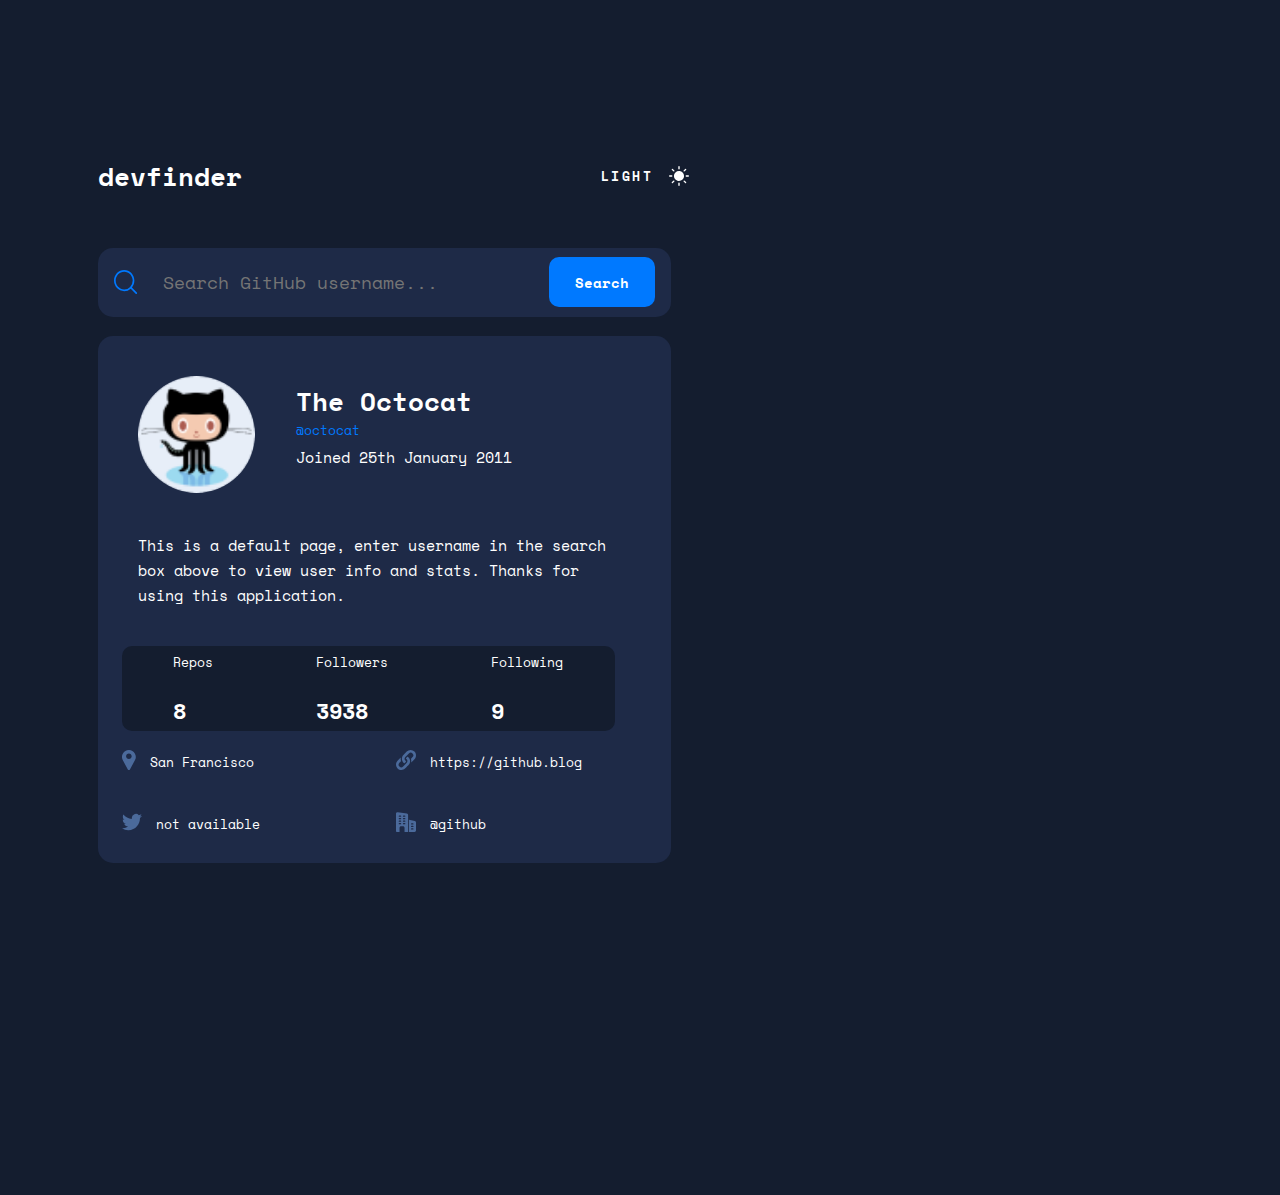
<file: index.html>
<!DOCTYPE html>
<html lang="en">
<head>
  <meta charset="UTF-8">
  <meta name="viewport" content="width=device-width, initial-scale=1.0">
  <title>GitHub User Search App</title>
  <link id="theme-link" rel="stylesheet" href="css/styles.css">

  <!-- Fonts -->
  <link rel="preconnect" href="https://fonts.googleapis.com">
  <link rel="preconnect" href="https://fonts.gstatic.com" crossorigin>
  <link href="https://fonts.googleapis.com/css2?family=Space+Mono:wght@400;700&display=swap" rel="stylesheet">  
  
  <!-- JS -->
  <script src="js/script.js"></script>
  <script src="https://code.jquery.com/jquery-3.6.0.min.js"></script> 
</head>
<body>
  <div class="container" >
    <!-- Top navigation bar -->
    <div class="top-nav">
      <h1>devfinder</h1>
      <!-- Dark mode to Light mode toggle link and icon -->
      <div class="top-nav-right">
        <a id="toggleLink" style="text-decoration: none;" href="#"><p id="toggleText">light</p></a>
        <img class="icon" id="toggleIcon" src="assets/icon-sun.svg" alt="icon">
      </div>
    </div>

    <!-- Search section -->
    <div class="search">   
       <!-- Search icon -->
      <img src="assets/icon-search.svg" alt="search icon">
      <!-- Input field to search GitHub username -->
      <input id="username" type="search" placeholder="Search GitHub username...">
      <!-- "No result" message (hidden by default) -->
      <p id="no-result" style="display: none;">No result</p>
      <!-- Button to initiate the search -->
      <button onclick="getUserProfile(event)">Search</button>
    </div>
    
    <!-- GitHub user profile section -->
    <div class="octocat-profile" id="profile-container">
      <!-- User avatar and basic info -->
      <div class="profile">
        <div id="avatar">
          <img src="assets/Oval.png" alt="github octocat image">
        </div>
        
        <div class="profile-info">
          <h3 id="full-name">The Octocat</h3>
          <p id="user-name" class="username">@octocat</p>
          <p id="date-joined" class="date-joined">Joined 25th January 2011</p>
        </div>
      </div>

      <!-- User bio message -->
      <div class="message">
        <p id="bio">
          This is a default page, enter username in the search box above to view user info and stats. Thanks for using this application.
        </p>
      </div>
      
      <!-- User statistics -->
      <div class="stats">
        <div class="stat-repo">
          <p class="info">Repos</p>
          <p id="repo-count" class="number">8</p>
        </div>
        <div class="stat-repo">
          <p class="info">Followers</p>
          <p id="followers-count" class="number">3938</p>
        </div>
        <div class="stat-repo">
          <p  class="info">Following</p>
          <p id="following-count" class="number">9</p>
        </div>
      </div>

      <!-- Additional user information -->
      <div class="bottom-section grid">
        <div class="other-info">
          <div class="img-info">
            <img src="assets/icon-location.svg" alt="">
          </div>
          <p id="location">San Francisco</p>
        </div> 

        <div class="other-info">
          <div class="img-info">
            <img src="assets/icon-website.svg" alt="">
          </div>
          <div id="website">
            <a href="#">https://github.blog</a>
          </div>
          
        </div>

        <div class="other-info">
          <div class="img-info">
            <img src="assets/icon-twitter.svg" alt="">
          </div>
          <div id="twitter"><a href="#">not available</a></div>
          
        </div>

        <div class="other-info">
          <div class="img-info">
            <img src="assets/icon-company.svg" alt="">
          </div>
          <p id="company">@github</p>
        </div>

        </div>
      
    </div>

    

    
  </div>
  
</body>
</html>


</body>
</html>
</file>
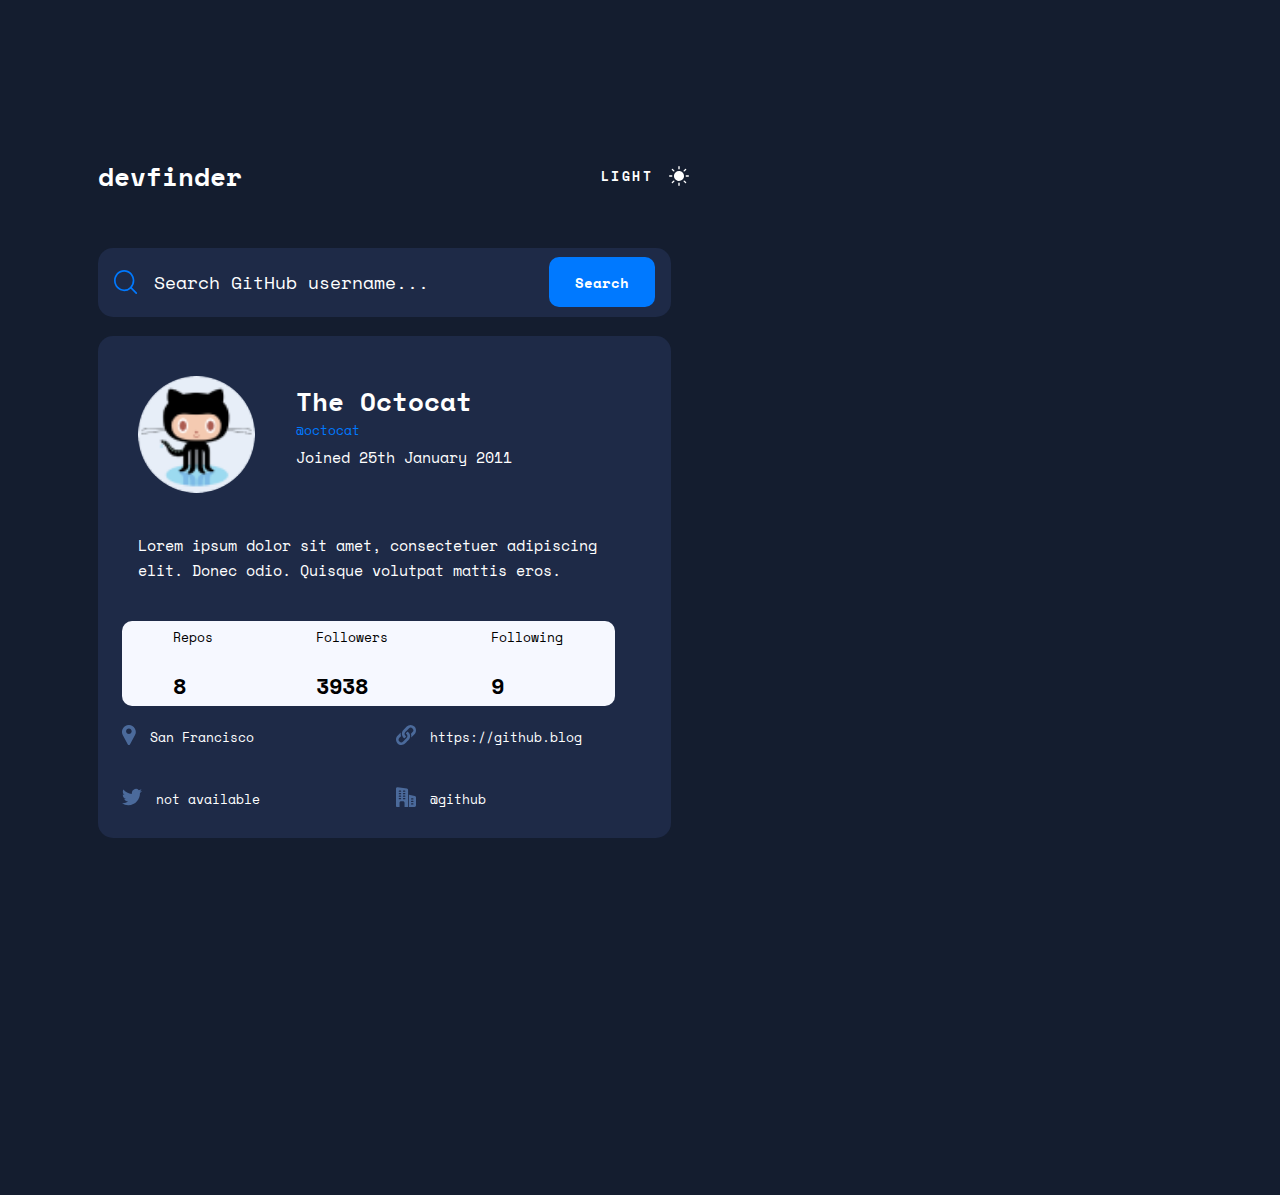
<file: dark.html>
<!DOCTYPE html>
<html lang="en">
<head>
  <meta charset="UTF-8">
  <meta name="viewport" content="width=device-width, initial-scale=1.0">
  <title>GitHub User Search App</title>
  <link id="theme-link" rel="stylesheet" href="css/dark.css">

  <!-- Fonts -->
  <link rel="preconnect" href="https://fonts.googleapis.com">
  <link rel="preconnect" href="https://fonts.gstatic.com" crossorigin>
  <link href="https://fonts.googleapis.com/css2?family=Space+Mono:wght@400;700&display=swap" rel="stylesheet">    
  <script src="js/script.js"></script>
  <script src="https://code.jquery.com/jquery-3.6.0.min.js"></script>
  
</head>
<body>
  <div class="container" >
    <div class="top-nav">
      <h1>devfinder</h1>
      <div class="top-nav-right">
        <a id="toggleLink" style="text-decoration: none;" href="#"><p id="toggleText">light</p></a>
        <img id="toggleIcon" src="assets/icon-sun.svg" alt="sun icon">
      </div>
    </div>

    <div class="search">
      
      <img src="assets/icon-search.svg" alt="search icon">
      <input id="username" type="search" placeholder="Search GitHub username...">
      <p id="no-result" style="display: none;">No result</p>
      <!-- style="display: none; -->
    
      <button onclick="getUserProfile(event)">Search</button>
    </div>
    
    <div class="octocat-profile" id="profile-container">
      <div class="profile">
        <div id="avatar">
          <img src="assets/Oval.png" alt="github octocat image">
        </div>
        
        <div class="profile-info">
          <h3 id="full-name">The Octocat</h3>
          <p id="user-name" class="username">@octocat</p>
          <p id="date-joined" class="date-joined">Joined 25th January 2011</p>
        </div>
      </div>

      <div class="message">
        <p id="bio">
          Lorem ipsum dolor sit amet, consectetuer adipiscing elit. Donec odio. Quisque volutpat mattis eros.
        </p>
      </div>
      
      <div class="stats">
        <div class="stat-repo">
          <p class="info">Repos</p>
          <p id="repo-count" class="number">8</p>
        </div>
        <div class="stat-repo">
          <p class="info">Followers</p>
          <p id="followers-count" class="number">3938</p>
        </div>
        <div class="stat-repo">
          <p  class="info">Following</p>
          <p id="following-count" class="number">9</p>
        </div>
      </div>

      <div class="bottom-section grid">
        <div class="other-info">
          <div class="img-info">
            <img src="assets/icon-location.svg" alt="">
          </div>
          <p id="location">San Francisco</p>
        </div> 

        <div class="other-info">
          <div class="img-info">
            <img src="assets/icon-website.svg" alt="">
          </div>
          <div id="website">
            <a href="#">https://github.blog</a>
          </div>
          
        </div>

        <div class="other-info">
          <div class="img-info">
            <img src="assets/icon-twitter.svg" alt="">
          </div>
          <div id="twitter"><a href="#">not available</a></div>
          
        </div>

        <div class="other-info">
          <div class="img-info">
            <img src="assets/icon-company.svg" alt="">
          </div>
          <p id="company">@github</p>
        </div>

        </div>
      
    </div>

    

    
  </div>
  
</body>
</html>


</body>
</html>
</file>
<file: css/styles.css>
/* styles.css */
/* :root {
    --lm-icon-bg: brightness(100%);
    --dark-bg: #141D2F;
    --dark-bg-sub:#1E2A47; 
    --light-bg: #F6F8FF;
    --light-bg-sub:#FEFEFE;
} */

:root {
    --dark-bg: #141D2F;
    --dark-bg-sub: #1E2A47;
    --light-bg: #F6F8FF;
    --light-bg-sub: #FEFEFE;
    --accent-color: #0079FF;
    --accent-color-hover: #60ABFF;
    --accent-color-active: #60ABFF;
    --lm-icon-bg: brightness(100%);
    --no-result-color: #f74646;
}

body {
    margin: 0;
    padding: 0;
    background: var(--dark-bg);
    color: #FFF;
    font-family: 'Space Mono', monospace;
    width: 100%;
    height: 100%;
    transition: background-color 0.3s, color 0.3s;  
}

.container {
    margin: 1.94rem 1.5rem;
    width: auto;
    height: auto;
  }

/* Dark mode styles */
body.dark-mode {
    background: var(--dark-bg);
    color: #FFF;
    
}

body.light-mode {
    background: var(--light-bg);
    color: #000;
}

.search .dark-mode {
    background-color: var(--dark-bg-sub);
    color: #FFF;   
}

.light-mode .search{
    background-color: var(--light-bg-sub);
    color: #000;
    
}

.dark-mode .octocat-profile  {
    background-color: var(--dark-bg-sub);
    color: #FFF;
}

.light-mode .octocat-profile {
    background-color: var(--light-bg-sub);
    color: #000;
}

body.dark-mode .stats {
    background-color: var(--dark-bg);
    color: #FFF;
}

body.light-mode .stats {
    background-color: var(--light-bg) ;
    color: #000;
}


.dark-mode .search input {
    color: #FFF; /* Light gray color for placeholders in dark mode */
  }

.light-mode .search input {
    color: #000; /* Light gray color for placeholders in dark mode */
  }


/* Dark mode styles for the toggle text */
body.dark-mode #toggleText {
    color: #fff;
}
  
/* Light mode styles for the toggle text */
body.light-mode #toggleText {
    color: #222;
}


.top-nav {
    display: inline-flex;
    justify-content: center;
    align-items: center;
    gap: 6.875rem;
}

.top-nav h1 {
    font-size: 1.625rem;
    font-style: normal;
    font-weight: 700;
    line-height: normal;
}


.top-nav p {
    text-transform: uppercase;
    font-size: 0.8125rem;
    font-style: normal;
    font-weight: 700;
    line-height: normal;
    letter-spacing: 0.15625rem;
}
.top-nav a:hover {
    color: #4B6A9B;
}


.top-nav-right {
    display: inline-flex;
    justify-content: center;
    align-items: center;
    gap: 1rem;
}


.search {
    margin-top: 2.19rem;
    align-items: center;
    text-align: center;
    gap: 0.56rem;
    width: 20.4375rem;
    height: 3.75rem;
    flex-shrink: 0;
    border-radius: 0.9375rem;
    background: var(--dark-bg-sub);
    display: inline-flex;
}

.search img {
    width: 1.253rem;
    height: 1.25rem;
    padding: 1.25rem 1rem;
    transition: fill 0.3s ease;
}


.search input::placeholder{
    height: 100%;
    font-size: 0.68rem;
    font-family: 'Space Mono', monospace;
    font-style: normal;
    font-weight: 400;  
}
.search input {
    width: 50%;
    height: 1.5625rem;
    padding: 0rem;
    background-color: transparent;
    border: none;
    color: #FFF;
    font-family: 'Space Mono', monospace;
    font-size: 1.125rem;
    font-style: normal;
    font-weight: 400;
    line-height: 1.5625rem;
    appearance: none;
    -webkit-appearance: none;
    -moz-appearance: none;
    
}
.red-placeholder::placeholder {
    color: var(--no-result-color); /* Red color for the placeholder */
  }

button {
    width: 5.25rem;
    height: 2.875rem;
    flex-shrink: 0;
    border-radius: 0.625rem;
    background: var(--accent-color);
    color: #FFF;
    font-family: Space Mono;
    font-size: 0.875rem;
    font-style: normal;
    font-weight: 700;
    line-height: normal;
    border: none;
}

button:hover {
    background: var(--accent-color-hover);
}

button:active {
    background: var(--accent-color-active);
}


.octocat-profile {
    width: 20.4375rem;
    height: auto;
    border-radius: 0.9375rem;
    background: var(--dark-bg-sub);
    margin-top: 1rem;
    margin-bottom: 4.94rem;
   
}

.octocat-profile .profile {
    display: inline-flex;
    flex-direction: row;

}
.profile {
    margin-left: 1.5rem;
    margin-right: 1.5rem;
}



.profile img {
    width: 4.375rem;
    height: 4.375rem;
    border-radius: 50%;
    flex-shrink: 0;
    margin-top: 2rem;
    
}

.profile-info {
    margin-left: 1.22rem;
    margin-top: 2.06;
}
.profile-info h3{
    font-size: 1rem;
    font-style: normal;
    font-weight: 700;
    line-height: normal;
    margin-bottom: 0;

}

.profile-info .username {
    padding: 0;
    margin: 0;
}

.profile-info .date-joined {
    margin-top: 0.36rem;
}
.username{
    color: var(--accent-color);
    font-size: 0.8125rem;
    font-style: normal;
    font-weight: 400;
    line-height: normal;
}

.date-joined {
    font-size: 0.8125rem;
    font-style: normal;
    font-weight: 400;
    line-height: normal;
    width: auto;
}

.message {
    padding-top: 0;
    font-size: 0.8125rem;
    font-style: normal;
    font-weight: 400;
    line-height: 1.5625rem;
    margin-top: 2.12rem;
    margin-right: 1.5rem;
    margin-left: 1.5rem;

}

.stats {
    width: 17.4375rem;
    height: 5.3125rem;
    flex-shrink: 0;
    border-radius: 0.625rem;
    background: var(--dark-bg);
    margin: 1.44rem 1.5rem 1.5rem 1.5rem;
    display: inline-flex;
    flex-direction: row;
    align-items: center;
}

.info {
    font-size: 0.6875rem;
    font-style: normal;
    font-weight: 400;
    line-height: normal;
    margin-top: 1.5rem;
    padding: 0rem 1rem;
    text-align: center;
}

.number {
    text-align: center;
    font-size: 1rem;
    font-style: normal;
    font-weight: 700;
    line-height: normal;
    padding: 0rem 1rem;
    text-transform: uppercase;
   
}

.stat-repo {
    margin: 0.52rem auto;
}

a { color: inherit; } 

.img-info img {
    filter: var(--lm-icon-bg);

}

.bottom-section {
    display: flex;
    flex-direction: column;
    justify-content: space-between;
    gap: 1rem 0;
    margin-left: 1.5rem;
    font-size: 0.8125rem;
    z-index: 1;
}

.other-info {
    width: 100%;
    display: flex;
    gap: 14px;
    justify-content: left;
    align-items: center;
}

.other-info p {
    overflow-wrap: break-word;
  }
  
.other-info a {
    word-break: break-all;
    text-decoration: none;
  }

.other-info a:hover {
    text-decoration: underline;
}

.icon {
    /* Set the initial color of the icon */
    filter: var(--lm-icon-bg);
    transition: filter 0.3s ease;
}

 /* Change the color on hover */
 .icon:hover {
    filter: brightness(30%) sepia(100%) hue-rotate(120deg);
  }

.not-available-text {
    color: #4B6A9B;
}


/*Tablet style */
@media screen and (min-width: 48rem) {
    .container {
        margin-left: 6.12rem;
        margin-top: 8.75rem;
        margin-right:  6.06rem;
        width: 48rem;
        height: 64rem;
        align-items: center;
        justify-content: center;
        
    }
    .top-nav {
        gap: 22.44rem;
    }

    .search {
        width: 35.8125rem;
        height: 4.3125rem;
        border-radius: 0.9375rem;
        background: var(--dark-bg-sub);
    }

    .search img {
        width: 1.50363rem;
        height: 1.5rem;
        padding: 1.25rem 1rem;
    }

   .search input::placeholder{
        font-size: 1.125rem;
        font-style: normal;
        font-weight: 400;
        line-height: 1.5625rem;
        
    }

    .search input {
        width: 80%;

        
    }

    

    button {
        margin-right: 1rem;
        width: 6.625rem;
        height: 3.125rem;
        
    }

    .octocat-profile {
        width: 35.8125rem;
        height: auto;
       
    }
    .profile {
        margin-left: 2.5rem;
        margin-right: 2.5rem;
        
    }

    .profile img {
        width: 7.3125rem;
        height: 7.3125rem;
        margin-top: 2.5rem;
        
    }

    .profile-info {
        margin-left: 2.56rem;
        padding-top: 1.25rem;
        
    }

    .profile-info h3{
        font-size: 1.625rem;
    }

    .username{
        font-size: 0.8125rem;
    }
    
    .date-joined {
        font-size: 0.9375rem;
    }

    .message {
        font-size: 0.9375rem;
        margin-right: 2.5rem;
        margin-left: 2.5rem;
    }

    .stats {
        width: 30.8125rem;
        height: 5.3125rem;
    }
    .info {
        font-size: 0.8125rem;
        text-align: left;
        padding-top: 1rem;
       
    }
    .number {
        font-size: 1.375rem;  
        text-align: left;
        padding-bottom: 1.06rem;

      
    }   
    .bottom-section {
        display: grid;
        grid-template-columns: 1fr 1fr;
        margin-left: 1.5rem;
        position: relative;
        top: -1rem;

    }
   
}

/*Desktop style */
@media screen and (min-width: 90rem){
    .container {
        height: 56.25rem;
        align-items: center;
        justify-content: center;
        margin: 9rem auto;
    }

    .top-nav {
        gap: 32.06rem;
    }

    .search {
        width: 45.625rem;
        height: 4.3125rem;
    }

    .search img {
        width: 1.50363rem;
        height: 1.5rem;
        padding-left: 2rem;
    }

    button {
        margin-left: 15rem;
        width: 6.625rem;
        height: 3.125rem;    
    } 

    .octocat-profile {
        width: 45.625rem;
        height: auto;
        /* padding: 3rem; */    
    }

    .profile img {
        width: 7.3125rem;
        height: 7.3125rem;
    }
    .profile-info{
        padding-bottom: 0;
    }


    .profile-info h3{
        font-size: 1.625rem;  
        width: auto; 
    }

    .username{
        font-size: 1rem;
    }
    
    .date-joined {
        font-size: 0.9375rem;
        position: relative;
        top: -5.5rem;
        right: -16rem;
    }

    .message {
        margin-top: 0rem;
        padding: 0!important;
        margin-left: 12.62rem;
        position: relative;
        top: -3rem;
       
    }

    .stats {
        width: 30rem;
        height: 5.3125rem;
        margin-left: 12.62rem;
        margin-top: 0;
        position: relative;
        top: -2rem;
    }

    .bottom-section {
        display: grid;
        grid-template-columns: 1fr 1fr;
        margin-left: 12.62rem;
        top: -2.5rem;

    }

   .search input::placeholder{
    font-size: 1.125rem;
    font-style: normal;
    font-weight: 400;
    line-height: 1.5625rem;
    
    }
    .search input {
        width: 18.875rem;      
    }



}
</file>
<file: css/dark.css>
:root {
    --lm-icon-bg: brightness(100%);
    --dark-bg: #141D2F;
    --dark-bg-sub:#1E2A47; 
    --light-bg: #F6F8FF;
    --light-bg-sub:#FEFEFE;
}

body {
    margin: 0;
    padding: 0;
    background: #141D2F;
    color: #FFF;
    font-family: 'Space Mono', monospace;
    width: 100%;
    height: 100%;
    transition: background-color 0.3s, color 0.3s;
    
}

/* Dark mode styles */
body.dark-mode {
    background: var(--dark-bg);
    color: #FFF;
    
}
.search .dark-mode {
    background-color: var(--dark-bg-sub);
    color: #FFF;
    
}

.dark-mode .octocat-profile  {
    background-color: var(--dark-bg-sub);
    color: #FFF;
}
.dark-mode .stats {
    background-color: var(--dark-bg);
    color: #FFF;
}

/* Light mode styles */
body.light-mode {
    background: var(--light-bg);
    color: #000;
}

.light-mode .search{
    background-color: var(--light-bg-sub);
    color: #000;
    
}

.light-mode .octocat-profile {
    background-color: var(--light-bg-sub);
    color: #000;
}

.light-mode .stats {
    background-color: var(--light-bg);
    color: #000;
}


/* Dark mode styles for the toggle text */
body.dark-mode #toggleText {
    color: #fff;
}
  
/* Light mode styles for the toggle text */
body.light-mode #toggleText {
    color: #222;
}

.container {
    margin: 1.94rem 1.5rem;
    width: 23.4375rem;
    height: 48.5625rem;
    align-items: center;
    justify-content: center;
}



.top-nav {
    display: inline-flex;
    justify-content: center;
    align-items: center;
    gap: 6.875rem;
}

.top-nav h1 {
    font-size: 1.625rem;
    font-style: normal;
    font-weight: 700;
    line-height: normal;
}


.top-nav p {
    text-transform: uppercase;
    font-size: 0.8125rem;
    font-style: normal;
    font-weight: 700;
    line-height: normal;
    letter-spacing: 0.15625rem;
}
.top-nav a:hover {
    color: #90A4D4;
}

#my-icon {
    transition: fill 0.3s ease;
}

.top-nav img:hover {
    fill: #90A4D4;
}

.top-nav-right {
    display: inline-flex;
    justify-content: center;
    align-items: center;
    gap: 1rem;
}


.search {
    margin-top: 2.19rem;
    align-items: center;
    text-align: center;
    gap: 0.56;
    width: 20.4375rem;
    height: 3.75rem;
    flex-shrink: 0;
    border-radius: 0.9375rem;
    background: #1E2A47;
    display: inline-flex;
    margin-right:0.44rem ;
}

.search img {
    width: 1.253rem;
    height: 1.25rem;
    padding: 1.25rem 1rem;
    transition: fill 0.3s ease;
}


.search input::placeholder{
    font-size: 0.7rem;
    font-family: 'Space Mono', monospace;
    font-style: normal;
    font-weight: 400;
    line-height: 1.5625rem;
    color: #fff;
    
}
.search input {
    width: 8.5rem;
    height: 1.5625rem;
    padding: 0rem;
    background-color: transparent;
    border: none;
    color: #FFF;
    font-family: 'Space Mono', monospace;
    font-size: 1.125rem;
    font-style: normal;
    font-weight: 400;
    line-height: 1.5625rem;
    
}
#no-result{
    font-size: 0.5rem;
    color: red;
    padding: .2rem;
}

button {
    width: 5.25rem;
    height: 2.875rem;
    flex-shrink: 0;
    border-radius: 0.625rem;
    background: #0079FF;
    color: #FFF;
    font-family: Space Mono;
    font-size: 0.875rem;
    font-style: normal;
    font-weight: 700;
    line-height: normal;
    border: none;
}

button:hover {
    background: #60ABFF;
}

button:active {
    background: #60ABFF;
}


.octocat-profile {
    width: 20.4375rem;
    height: auto;
    border-radius: 0.9375rem;
    background: #1E2A47;
    margin-top: 1rem;
    margin-bottom: 4.94rem;
   
}

.octocat-profile .profile {
    display: inline-flex;
    flex-direction: row;

}
.profile {
    margin-left: 1.5rem;
    margin-right: 1.5rem;
}



.profile img {
    width: 4.375rem;
    height: 4.375rem;
    border-radius: 50%;
    flex-shrink: 0;
    margin-top: 2rem;
    
}

.profile-info {
    margin-left: 1.22rem;
    margin-top: 2.06;
}
.profile-info h3{
    font-size: 1rem;
    font-style: normal;
    font-weight: 700;
    line-height: normal;
    margin-bottom: 0;

}

.profile-info .username {
    padding: 0;
    margin: 0;
}

.profile-info .date-joined {
    margin-top: 0.36rem;
}
.username{
    color: #0079FF;
    font-size: 0.8125rem;
    font-style: normal;
    font-weight: 400;
    line-height: normal;
}

.date-joined {
    font-size: 0.8125rem;
    font-style: normal;
    font-weight: 400;
    line-height: normal;
    width: auto;
}

.message {
    padding-top: 0;
    font-size: 0.8125rem;
    font-style: normal;
    font-weight: 400;
    line-height: 1.5625rem;
    margin-top: 2.12rem;
    margin-right: 1.5rem;
    margin-left: 1.5rem;

}

.stats {
    width: 17.4375rem;
    height: 5.3125rem;
    flex-shrink: 0;
    border-radius: 0.625rem;
    background: #141D2F;
    margin: 1.44rem 1.5rem 1.5rem 1.5rem;
    display: inline-flex;
    flex-direction: row;
    align-items: center;
}

.info {
    font-size: 0.6875rem;
    font-style: normal;
    font-weight: 400;
    line-height: normal;
    margin-top: 1.5rem;
    padding: 0rem 1rem;
    text-align: center;
}

.number {
    text-align: center;
    font-size: 1rem;
    font-style: normal;
    font-weight: 700;
    line-height: normal;
    padding: 0rem 1rem;
    text-transform: uppercase;
   
}

.stat-repo {
    margin: 0.52rem auto;
}


.bottom {
    margin: 1rem 1.5rem 1.5rem 1.5rem;

}



a { color: inherit; } 

.img-info img {
    filter: var(--lm-icon-bg);

}

.bottom-section {
    display: flex;
    flex-direction: column;
    justify-content: space-between;
    gap: 1rem 0;
    margin-left: 1.5rem;
    font-size: 0.8125rem;
}

.other-info {
    width: 100%;
    display: flex;
    gap: 14px;
    justify-content: left;
    align-items: center;
}

.other-info p {
    overflow-wrap: break-word;
  }
  
.other-info a {
    word-break: break-all;
    text-decoration: none;
  }

.other-info a:hover {
    text-decoration: underline;
}


/*Tablet style */
@media screen and (min-width: 48rem) {
    .container {
        margin-left: 6.12rem;
        margin-top: 8.75rem;
        margin-right:  6.06rem;
        width: 48rem;
        height: 64rem;
        align-items: center;
        justify-content: center;
        
    }
    .top-nav {
        gap: 22.44rem;
    }

    .search {
        width: 35.8125rem;
        height: 4.3125rem;
        border-radius: 0.9375rem;
        background: #1E2A47;
    }

    .search img {
        width: 1.50363rem;
        height: 1.5rem;
        padding: 1.25rem 1rem;
    }

   .search input::placeholder{
        font-size: 1.125rem;
        font-style: normal;
        font-weight: 400;
        line-height: 1.5625rem;
        
    }

    .search input {
        width: 80%;
        
    }

    #no-result {
        font-size: 01rem;
        padding: 1rem;
    }
    

    button {
        margin-right: 1rem;
        width: 6.625rem;
        height: 3.125rem;
        
    }

    .octocat-profile {
        width: 35.8125rem;
        height: auto;
       
    }
    .profile {
        margin-left: 2.5rem;
        margin-right: 2.5rem;
        
    }

    .profile img {
        width: 7.3125rem;
        height: 7.3125rem;
        margin-top: 2.5rem;
        
    }

    .profile-info {
        margin-left: 2.56rem;
        padding-top: 1.25rem;
        
    }

    .profile-info h3{
        font-size: 1.625rem;
    }

    .username{
        font-size: 0.8125rem;
    }
    
    .date-joined {
        font-size: 0.9375rem;
    }

    .message {
        font-size: 0.9375rem;
        margin-right: 2.5rem;
        margin-left: 2.5rem;
    }

    .stats {
        width: 30.8125rem;
        height: 5.3125rem;
    }
    .info {
        font-size: 0.8125rem;
        text-align: left;
        padding-top: 1rem;
       
    }
    .number {
        font-size: 1.375rem;  
        text-align: left;
        padding-bottom: 1.06rem;

      
    }   
    .bottom-section {
        display: grid;
        grid-template-columns: 1fr 1fr;
        margin-left: 1.5rem;
        position: relative;
        top: -1rem;

    }
   
}

/*Desktop style */
@media screen and (min-width: 90rem){
    .container {
        height: 56.25rem;
        align-items: center;
        justify-content: center;
        margin: 9rem auto;
    }

    .top-nav {
        gap: 32.06rem;
    }

    .search {
        width: 45.625rem;
        height: 4.3125rem;
    }

    .search img {
        width: 1.50363rem;
        height: 1.5rem;
        padding-left: 2rem;
    }

    button {
        margin-left: 15rem;
        width: 6.625rem;
        height: 3.125rem;    
    } 

    .octocat-profile {
        width: 45.625rem;
        height: auto;
        /* padding: 3rem; */    
    }

    .profile img {
        width: 7.3125rem;
        height: 7.3125rem;
    }
    .profile-info{
        padding-bottom: 0;
    }


    .profile-info h3{
        font-size: 1.625rem;  
        width: auto; 
    }

    .username{
        font-size: 1rem;
    }
    
    .date-joined {
        font-size: 0.9375rem;
        position: relative;
        top: -5.5rem;
        right: -16rem;
    }

    .message {
        margin-top: 0rem;
        padding: 0!important;
        margin-left: 12.62rem;
        position: relative;
        top: -3rem;
       
    }

    .stats {
        width: 30rem;
        height: 5.3125rem;
        margin-left: 12.62rem;
        margin-top: 0;
        position: relative;
        top: -2rem;
    }

    .bottom-section {
        display: grid;
        grid-template-columns: 1fr 1fr;
        margin-left: 12.62rem;
        top: -2.5rem;

    }

   .search input::placeholder{
    font-size: 1.125rem;
    font-style: normal;
    font-weight: 400;
    line-height: 1.5625rem;
    
    }
    .search input {
        width: 18.875rem;
        
        
    }

   #no-result {
        color: #F74646;
        font-family: Space Mono;
        font-size: 1rem;
        font-style: normal;
        font-weight: 700;
        line-height: normal;
        width: 10rem;
        height: 1.375rem;
        /* margin: 2.5rem; */
        margin-right: -10rem;
        
      
    }


   


}
</file>
